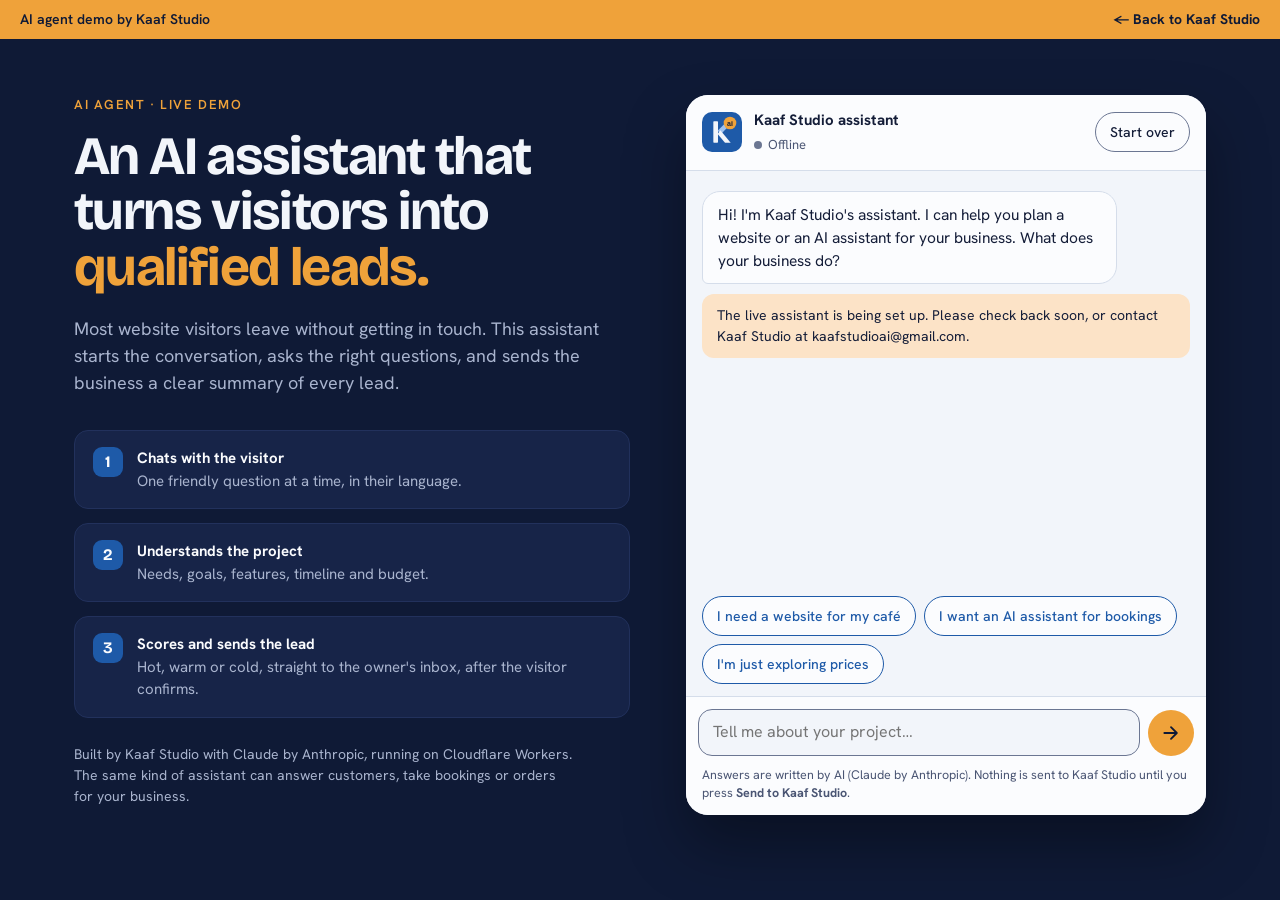
<file: demo/index.html>
<!doctype html>
<html lang="en">
<head>
  <meta charset="utf-8">
  <meta name="viewport" content="width=device-width, initial-scale=1, viewport-fit=cover">
  <title>AI Project Assistant · Kaaf Studio</title>
  <meta name="description" content="Try Kaaf Studio's AI project assistant: an AI agent that chats with website visitors, understands their project and sends the business a scored lead summary.">
  <meta name="theme-color" content="#0F1A36">
  <meta property="og:title" content="AI Project Assistant · Kaaf Studio">
  <meta property="og:description" content="An AI agent that turns website visitors into qualified leads. Try it live.">
  <link rel="icon" href="data:image/svg+xml,%3Csvg xmlns='http://www.w3.org/2000/svg' viewBox='0 0 40 40'%3E%3Crect width='40' height='40' rx='11' fill='%231E5AA8'/%3E%3Cellipse cx='14' cy='21' rx='6' ry='7.4' fill='%23F2F5FA'/%3E%3Cellipse cx='26' cy='21' rx='6' ry='7.4' fill='%23F2F5FA'/%3E%3Ccircle cx='15' cy='22' r='3.1' fill='%23141D38'/%3E%3Ccircle cx='27' cy='22' r='3.1' fill='%23141D38'/%3E%3Cpath d='M26.5 8.5l6-3' stroke='%23EFA23A' stroke-width='3' stroke-linecap='round'/%3E%3C/svg%3E">
  <link rel="preconnect" href="https://fonts.googleapis.com">
  <link rel="preconnect" href="https://fonts.gstatic.com" crossorigin>
  <link rel="stylesheet" href="https://fonts.googleapis.com/css2?family=Bricolage+Grotesque:opsz,wght@12..96,500..800&family=Hanken+Grotesk:wght@400;500;600&display=swap">
  <link rel="stylesheet" href="agent.css?v=1">
</head>
<body>
  <a class="back-bar" href="https://kaafstudio.de/#work">AI agent demo by Kaaf Studio <b>&larr; Back to Kaaf Studio</b></a>

  <main class="page">
    <section class="intro" aria-labelledby="intro-title">
      <p class="eyebrow">AI agent · Live demo</p>
      <h1 id="intro-title">An AI assistant that turns visitors into <em>qualified leads.</em></h1>
      <p class="lede">Most website visitors leave without getting in touch. This assistant starts the conversation, asks the right questions, and sends the business a clear summary of every lead.</p>

      <ol class="steps">
        <li><span>1</span><div><b>Chats with the visitor</b>One friendly question at a time, in their language.</div></li>
        <li><span>2</span><div><b>Understands the project</b>Needs, goals, features, timeline and budget.</div></li>
        <li><span>3</span><div><b>Scores and sends the lead</b>Hot, warm or cold, straight to the owner's inbox, after the visitor confirms.</div></li>
      </ol>

      <p class="built">Built by Kaaf Studio with Claude by Anthropic, running on Cloudflare Workers. The same kind of assistant can answer customers, take bookings or orders for your business.</p>
    </section>

    <section class="chat" aria-label="Chat with the project assistant">
      <header class="chat-head">
        <div class="avatar" aria-hidden="true">
          <svg viewBox="0 0 120 120" width="40" height="40"><rect width="120" height="120" rx="30" fill="#1E5AA8"/><rect x="34" y="28" width="14" height="64" rx="2" fill="#F2F5FA"/><path d="M47 56 L70 33 L80 43 L57 66 Z" fill="#9EC1EE"/><path d="M55 55 L86 92 L69 92 L47 66 Z" fill="#F2F5FA"/><circle cx="84" cy="33" r="19" fill="#EFA23A"/><text x="84" y="40.5" text-anchor="middle" font-family="sans-serif" font-size="21" font-weight="700" fill="#0F1A36">ai</text></svg>
        </div>
        <div class="who">
          <b>Kaaf Studio assistant</b>
          <span id="status" class="status">Online</span>
        </div>
        <button type="button" class="restart" id="restart">Start over</button>
      </header>

      <div class="log" id="log" role="log" aria-live="polite" aria-relevant="additions"></div>

      <div class="chips" id="chips">
        <button type="button">I need a website for my café</button>
        <button type="button">I want an AI assistant for bookings</button>
        <button type="button">I'm just exploring prices</button>
      </div>

      <form class="composer" id="composer" autocomplete="off">
        <label for="input" class="sr">Your message</label>
        <textarea id="input" rows="1" maxlength="1500" placeholder="Tell me about your project…"></textarea>
        <button type="submit" id="send" aria-label="Send message">
          <svg viewBox="0 0 24 24" width="20" height="20" aria-hidden="true"><path d="M4 12h14M12 5l7 7-7 7" fill="none" stroke="currentColor" stroke-width="2.2" stroke-linecap="round" stroke-linejoin="round"/></svg>
        </button>
      </form>
      <p class="fine">Answers are written by AI (Claude by Anthropic). Nothing is sent to Kaaf Studio until you press <b>Send to Kaaf Studio</b>.</p>
    </section>
  </main>

  <script src="agent.js?v=1"></script>
</body>
</html>
</file>
<file: demo/agent.css>
:root {
  --paper: #F2F5FA;
  --paper-2: #E6ECF5;
  --white: #FBFCFE;
  --ink: #141D38;
  --ink-2: #4A5573;
  --line: #D5DDEA;
  --line-strong: #6B7692;
  --blue: #1E5AA8;
  --blue-2: #2F74D0;
  --sky: #CFE7F6;
  --navy: #0F1A36;
  --navy-2: #172448;
  --navy-3: #22315C;
  --muted-d: #A9B4CE;
  --amber: #EFA23A;
  --amber-soft: #FCE3C7;
  --font-display: "Bricolage Grotesque", system-ui, sans-serif;
  --font-body: "Hanken Grotesk", system-ui, sans-serif;
}

* { box-sizing: border-box; }
html, body { margin: 0; }
body {
  background: var(--navy);
  color: var(--paper);
  font-family: var(--font-body);
  font-size: 16px;
  line-height: 1.5;
  -webkit-font-smoothing: antialiased;
}
button, textarea { font: inherit; }
.sr { position: absolute; width: 1px; height: 1px; overflow: hidden; clip: rect(0 0 0 0); white-space: nowrap; }

.back-bar {
  display: flex; justify-content: space-between; gap: 12px;
  padding: 9px 20px;
  background: var(--amber); color: var(--navy);
  font-size: 14px; font-weight: 600; text-decoration: none;
}
.back-bar b { white-space: nowrap; }
.back-bar:hover b { text-decoration: underline; }
.back-bar:focus-visible { outline: 3px solid var(--white); outline-offset: -3px; }

.page {
  max-width: 1180px; margin: 0 auto;
  padding: 56px 24px 64px;
  display: grid; grid-template-columns: 1fr minmax(0, 520px); gap: 56px;
  align-items: start;
}

/* Intro */
.eyebrow {
  margin: 0 0 14px;
  font-size: 13px; font-weight: 600; letter-spacing: 0.12em; text-transform: uppercase;
  color: var(--amber);
}
h1 {
  margin: 0;
  font-family: var(--font-display);
  font-size: clamp(34px, 4.4vw, 54px); line-height: 1.03; letter-spacing: -0.03em; font-weight: 700;
  text-wrap: balance;
}
h1 em { font-style: normal; color: var(--amber); }
.lede { margin: 20px 0 0; font-size: 18px; color: var(--muted-d); max-width: 34em; }

.steps { list-style: none; margin: 34px 0 0; padding: 0; display: grid; gap: 14px; }
.steps li {
  display: flex; gap: 14px; align-items: flex-start;
  padding: 16px 18px; border-radius: 14px;
  background: var(--navy-2); border: 1px solid var(--navy-3);
}
.steps span {
  flex: none; display: grid; place-items: center;
  width: 30px; height: 30px; border-radius: 9px;
  background: var(--blue); color: var(--white);
  font-family: var(--font-display); font-weight: 700;
}
.steps b { display: block; color: var(--white); }
.steps div { color: var(--muted-d); font-size: 15px; }
.built { margin: 26px 0 0; font-size: 14px; color: var(--muted-d); max-width: 36em; }

/* Chat card */
.chat {
  position: sticky; top: 24px;
  display: flex; flex-direction: column;
  height: min(720px, calc(100vh - 48px));
  background: var(--paper); color: var(--ink);
  border-radius: 22px; overflow: hidden;
  box-shadow: 0 30px 60px rgba(0, 0, 0, 0.35);
}
.chat-head {
  display: flex; align-items: center; gap: 12px;
  padding: 14px 16px;
  background: var(--white); border-bottom: 1px solid var(--line);
}
.avatar { flex: none; line-height: 0; }
.who { flex: 1; min-width: 0; }
.who b { display: block; font-size: 15px; }
.status { font-size: 13px; color: var(--ink-2); display: inline-flex; align-items: center; gap: 6px; }
.status::before { content: ""; width: 8px; height: 8px; border-radius: 50%; background: #2E9E5B; }
.status.off::before { background: var(--line-strong); }
.restart {
  min-height: 40px; padding: 0 14px; border-radius: 999px;
  border: 1px solid var(--line-strong); background: transparent; color: var(--ink);
  font-size: 14px; font-weight: 500; cursor: pointer;
}
.restart:hover { background: var(--paper-2); }
.restart:focus-visible, .chips button:focus-visible, .composer button:focus-visible, .lead-actions button:focus-visible {
  outline: 3px solid var(--blue-2); outline-offset: 2px;
}

.log { flex: 1; overflow-y: auto; padding: 20px 16px; display: flex; flex-direction: column; gap: 10px; }
.msg {
  max-width: 85%; padding: 11px 15px; border-radius: 18px;
  white-space: pre-wrap; overflow-wrap: anywhere; font-size: 15.5px;
}
.msg.bot { align-self: flex-start; background: var(--white); border: 1px solid var(--line); border-bottom-left-radius: 6px; }
.msg.me { align-self: flex-end; background: var(--blue); color: var(--white); border-bottom-right-radius: 6px; }
.msg.note { align-self: center; max-width: 100%; background: var(--amber-soft); color: var(--ink); font-size: 14px; border-radius: 12px; }

.typing { align-self: flex-start; display: flex; gap: 5px; padding: 14px 16px; background: var(--white); border: 1px solid var(--line); border-radius: 18px; border-bottom-left-radius: 6px; }
.typing i { width: 7px; height: 7px; border-radius: 50%; background: var(--line-strong); animation: blink 1.2s infinite ease-in-out; }
.typing i:nth-child(2) { animation-delay: 0.15s; }
.typing i:nth-child(3) { animation-delay: 0.3s; }
@keyframes blink { 0%, 80%, 100% { opacity: 0.3; } 40% { opacity: 1; } }

/* Lead card */
.lead {
  align-self: stretch; margin: 6px 0;
  background: var(--white); border: 2px solid var(--blue); border-radius: 16px;
  padding: 16px;
}
.lead h2 { margin: 0 0 4px; font-family: var(--font-display); font-size: 18px; letter-spacing: -0.01em; }
.lead .score { display: inline-block; margin-bottom: 10px; padding: 2px 10px; border-radius: 999px; font-size: 12px; font-weight: 600; text-transform: uppercase; letter-spacing: 0.06em; }
.score.hot { background: #FAD7D2; color: #8A1F12; }
.score.warm { background: var(--amber-soft); color: #7A4508; }
.score.cold { background: var(--sky); color: #0F3D6E; }
.lead dl { margin: 0; display: grid; grid-template-columns: max-content 1fr; gap: 4px 12px; font-size: 14px; }
.lead dt { color: var(--ink-2); }
.lead dd { margin: 0; overflow-wrap: anywhere; }
.lead p { margin: 10px 0 0; font-size: 14px; }
.lead-actions { display: flex; flex-wrap: wrap; gap: 8px; margin-top: 14px; }
.lead-actions button {
  min-height: 44px; padding: 0 16px; border-radius: 999px; cursor: pointer;
  font-size: 15px; font-weight: 600;
}
.lead-actions .primary { background: var(--blue); color: var(--white); border: 0; }
.lead-actions .primary:hover { background: var(--blue-2); }
.lead-actions .ghost { background: transparent; color: var(--ink); border: 1px solid var(--line-strong); }
.lead-actions button:disabled { opacity: 0.6; cursor: default; }

.chips { display: flex; flex-wrap: wrap; gap: 8px; padding: 0 16px 12px; }
.chips[hidden] { display: none; }
.chips button {
  min-height: 40px; padding: 0 14px; border-radius: 999px; cursor: pointer;
  border: 1px solid var(--blue); background: var(--white); color: var(--blue);
  font-size: 14px; font-weight: 500;
}
.chips button:hover { background: var(--sky); }

.composer { display: flex; gap: 8px; align-items: flex-end; padding: 12px 12px 6px; border-top: 1px solid var(--line); background: var(--white); }
.composer textarea {
  flex: 1; resize: none; max-height: 140px;
  padding: 11px 14px; border-radius: 14px;
  border: 1px solid var(--line-strong); background: var(--paper); color: var(--ink);
  font-size: 16px; line-height: 1.4;
}
.composer textarea:focus { outline: 2px solid var(--blue-2); outline-offset: 1px; }
.composer button {
  flex: none; width: 46px; height: 46px; border-radius: 50%; border: 0; cursor: pointer;
  display: grid; place-items: center;
  background: var(--amber); color: var(--navy);
}
.composer button:disabled { opacity: 0.5; cursor: default; }
.fine { margin: 0; padding: 4px 16px 12px; background: var(--white); font-size: 12.5px; color: var(--ink-2); }

@media (max-width: 900px) {
  .page { grid-template-columns: 1fr; gap: 32px; padding: 36px 16px 40px; }
  .chat { position: static; height: 640px; }
}
@media (max-width: 480px) {
  .back-bar { padding: 9px 16px; font-size: 13px; }
  .msg { max-width: 92%; }
  .chat { height: calc(100svh - 24px); border-radius: 18px; }
}
@media (prefers-reduced-motion: reduce) {
  .typing i { animation: none; opacity: 0.7; }
}
</file>
